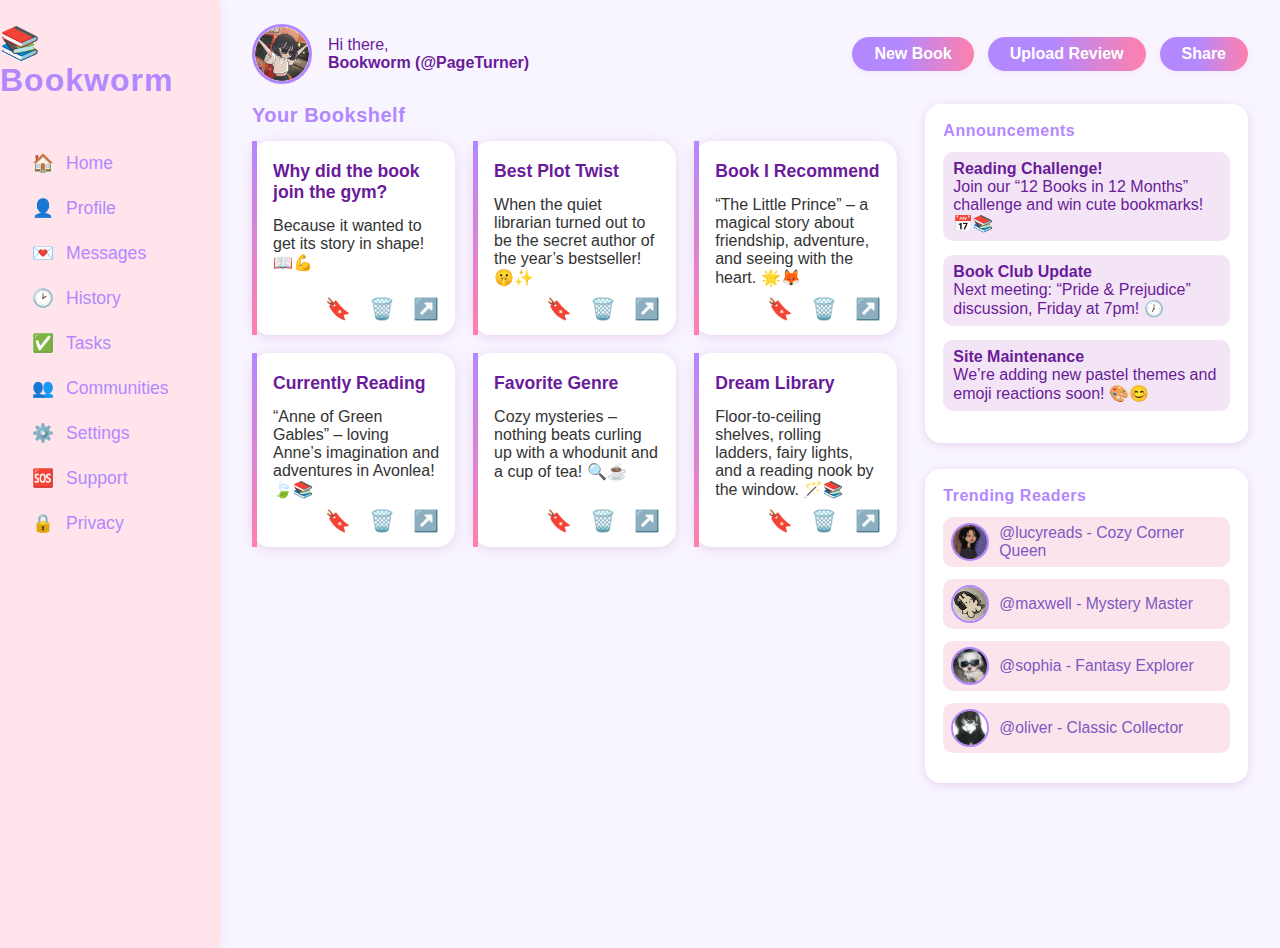
<file: index.html>
<!DOCTYPE html>
<html lang="en">
<head>
  <meta charset="UTF-8">
  <title>Bookworm Dashboard</title>
  <meta name="viewport" content="width=device-width, initial-scale=1.0">
  <link rel="stylesheet" href="style.css">
</head>
<body>
  <div class="container">
    <aside class="sidebar">
      <div class="logo">📚 Bookworm</div>
      <nav>
          <a href="home.html" target="_blank"><span>🏠</span> Home</a>
          <a href="profile.html" target="_blank"><span>👤</span> Profile</a>
          <a href="messages.html" target="_blank"><span>💌</span> Messages</a>
          <a href="history.html" target="_blank"><span>🕑</span> History</a>
          <a href="tasks.html" target="_blank"><span>✅</span> Tasks</a>
          <a href="communities.html" target="_blank"><span>👥</span> Communities</a>
          <a href="settings.html" target="_blank"><span>⚙️</span> Settings</a>
          <a href="support.html" target="_blank"><span>🆘</span> Support</a>
          <a href="privacy.html" target="_blank"><span>🔒</span> Privacy</a>
      </nav>
    </aside>
    <main class="main-content">
      <div class="header">
        <div class="profile">
          <img src="images/mainpfp.jpeg" alt="Bookworm Avatar">
          <div class="profile-info">
            <span>Hi there,</span>
            <b>Bookworm (@PageTurner)</b>
          </div>
        </div>
        <div class="actions">
          <button>New Book</button>
          <button>Upload Review</button>
          <button>Share</button>
        </div>
      </div>
      <div class="dashboard-grid">
        <section class="projects-section">
          <div class="projects-title">Your Bookshelf</div>
          <div class="projects-grid">
            <div class="project-card">
              <h3>Why did the book join the gym?</h3>
              <div>Because it wanted to get its story in shape! 📖💪</div>
              <div class="card-actions">
                <span title="Bookmark">🔖</span>
                <span title="Delete">🗑️</span>
                <span title="Share">↗️</span>
              </div>
            </div>
            <div class="project-card">
              <h3>Best Plot Twist</h3>
              <div>When the quiet librarian turned out to be the secret author of the year’s bestseller! 🤫✨</div>
              <div class="card-actions">
                <span>🔖</span>
                <span>🗑️</span>
                <span>↗️</span>
              </div>
            </div>
            <div class="project-card">
              <h3>Book I Recommend</h3>
              <div>“The Little Prince” – a magical story about friendship, adventure, and seeing with the heart. 🌟🦊</div>
              <div class="card-actions">
                <span>🔖</span>
                <span>🗑️</span>
                <span>↗️</span>
              </div>
            </div>
            <div class="project-card">
              <h3>Currently Reading</h3>
              <div>“Anne of Green Gables” – loving Anne’s imagination and adventures in Avonlea! 🍃📚</div>
              <div class="card-actions">
                <span>🔖</span>
                <span>🗑️</span>
                <span>↗️</span>
              </div>
            </div>
            <div class="project-card">
              <h3>Favorite Genre</h3>
              <div>Cozy mysteries – nothing beats curling up with a whodunit and a cup of tea! 🔍☕</div>
              <div class="card-actions">
                <span>🔖</span>
                <span>🗑️</span>
                <span>↗️</span>
              </div>
            </div>
            <div class="project-card">
              <h3>Dream Library</h3>
              <div>Floor-to-ceiling shelves, rolling ladders, fairy lights, and a reading nook by the window. 🪄📚</div>
              <div class="card-actions">
                <span>🔖</span>
                <span>🗑️</span>
                <span>↗️</span>
              </div>
            </div>
          </div>
        </section>
        <section class="side-section">
          <div class="announcements">
            <div class="announcements-title">Announcements</div>
            <div class="announcement"><b>Reading Challenge!</b><br>Join our “12 Books in 12 Months” challenge and win cute bookmarks! 📅📚</div>
            <div class="announcement"><b>Book Club Update</b><br>Next meeting: “Pride & Prejudice” discussion, Friday at 7pm! 🕖</div>
            <div class="announcement"><b>Site Maintenance</b><br>We’re adding new pastel themes and emoji reactions soon! 🎨😊</div>
          </div>
          <div class="trending">
            <div class="trending-title">Trending Readers</div>
            <div class="trending-user"><img src="images/trendinguser1.jpeg" alt="">@lucyreads - Cozy Corner Queen</div>
            <div class="trending-user"><img src="images/trendinguser2.jpeg" alt="">@maxwell - Mystery Master</div>
            <div class="trending-user"><img src="images/trendinguser3.jpeg" alt="">@sophia - Fantasy Explorer</div>
            <div class="trending-user"><img src="images/trendinguser4.jpeg" alt="">@oliver - Classic Collector</div>
          </div>
        </section>
      </div>
    </main>
  </div>
</body>
</html>
</file>
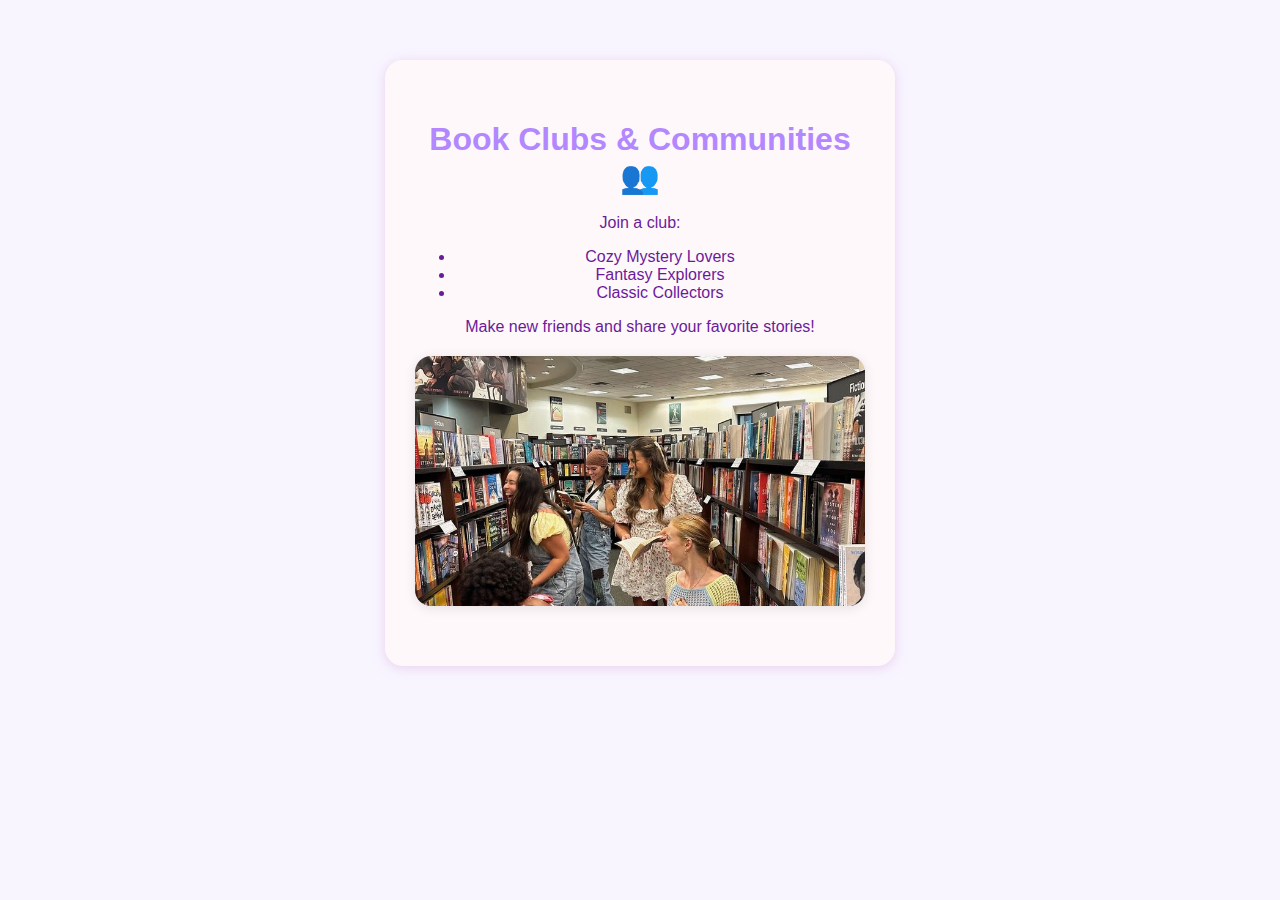
<file: communities.html>
<!DOCTYPE html>
<html lang="en">
<head>
  <meta charset="UTF-8">
  <title>Communities - Bookworm Dashboard</title>
  <link rel="stylesheet" href="style.css">
</head>
<body>
  <div class="centered-content">
    <h1>Book Clubs & Communities 👥</h1>
    <p>Join a club:</p>
    <ul>
      <li>Cozy Mystery Lovers</li>
      <li>Fantasy Explorers</li>
      <li>Classic Collectors</li>
    </ul>
    <p>Make new friends and share your favorite stories!</p>
    <div class="full-span-image-container">
      <img src="images/community.jpeg" alt="Cute Book Club">
    </div>
  </div>
</body>
</html>
</file>
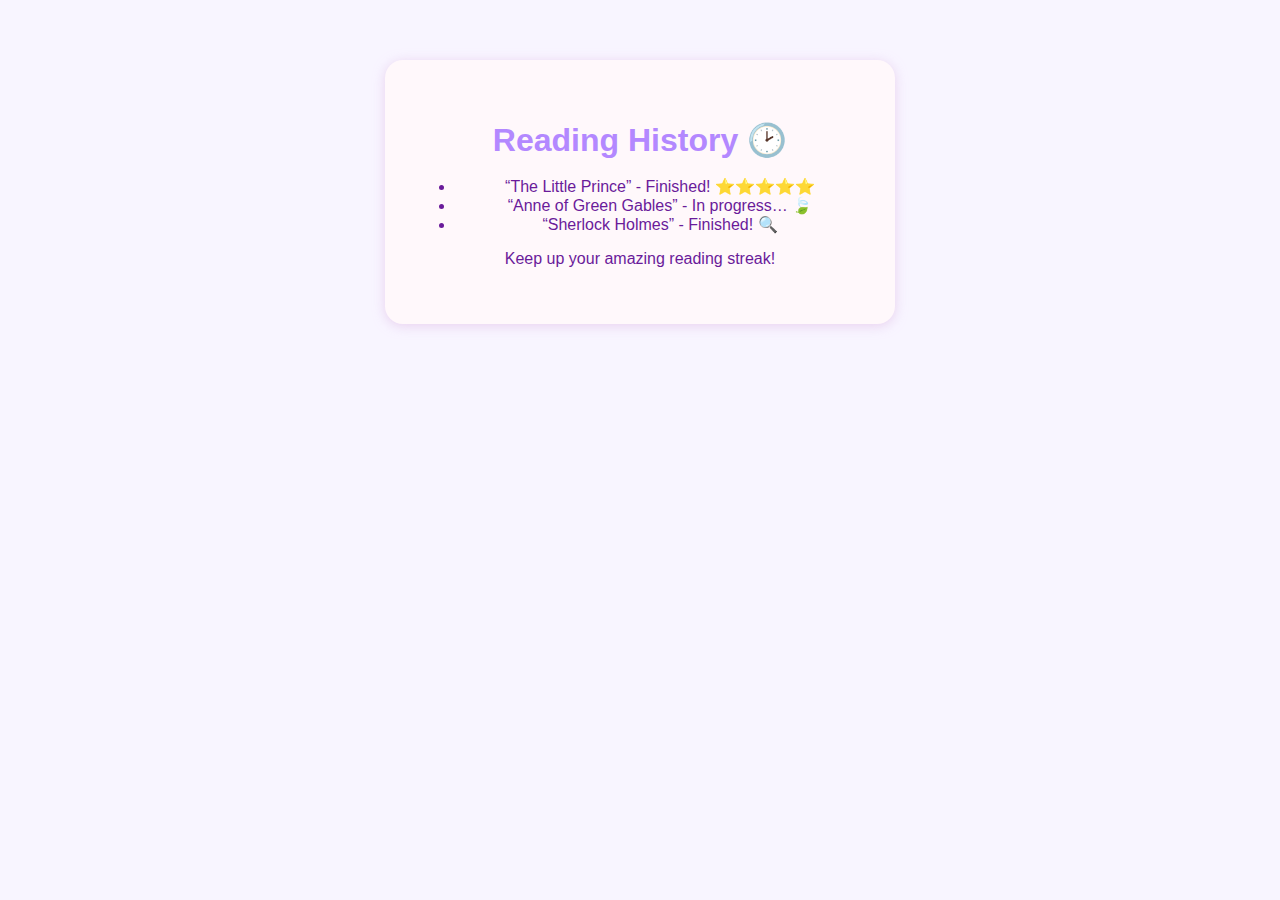
<file: history.html>
<!DOCTYPE html>
<html lang="en">
<head>
  <meta charset="UTF-8">
  <title>History - Bookworm Dashboard</title>
  <link rel="stylesheet" href="style.css">
</head>
<body>
  <div class="centered-content">
    <h1>Reading History 🕑</h1>
    <ul>
      <li>“The Little Prince” - Finished! ⭐⭐⭐⭐⭐</li>
      <li>“Anne of Green Gables” - In progress… 🍃</li>
      <li>“Sherlock Holmes” - Finished! 🔍</li>
    </ul>
    <p>Keep up your amazing reading streak!</p>
  </div>
</body>
</html>
</file>
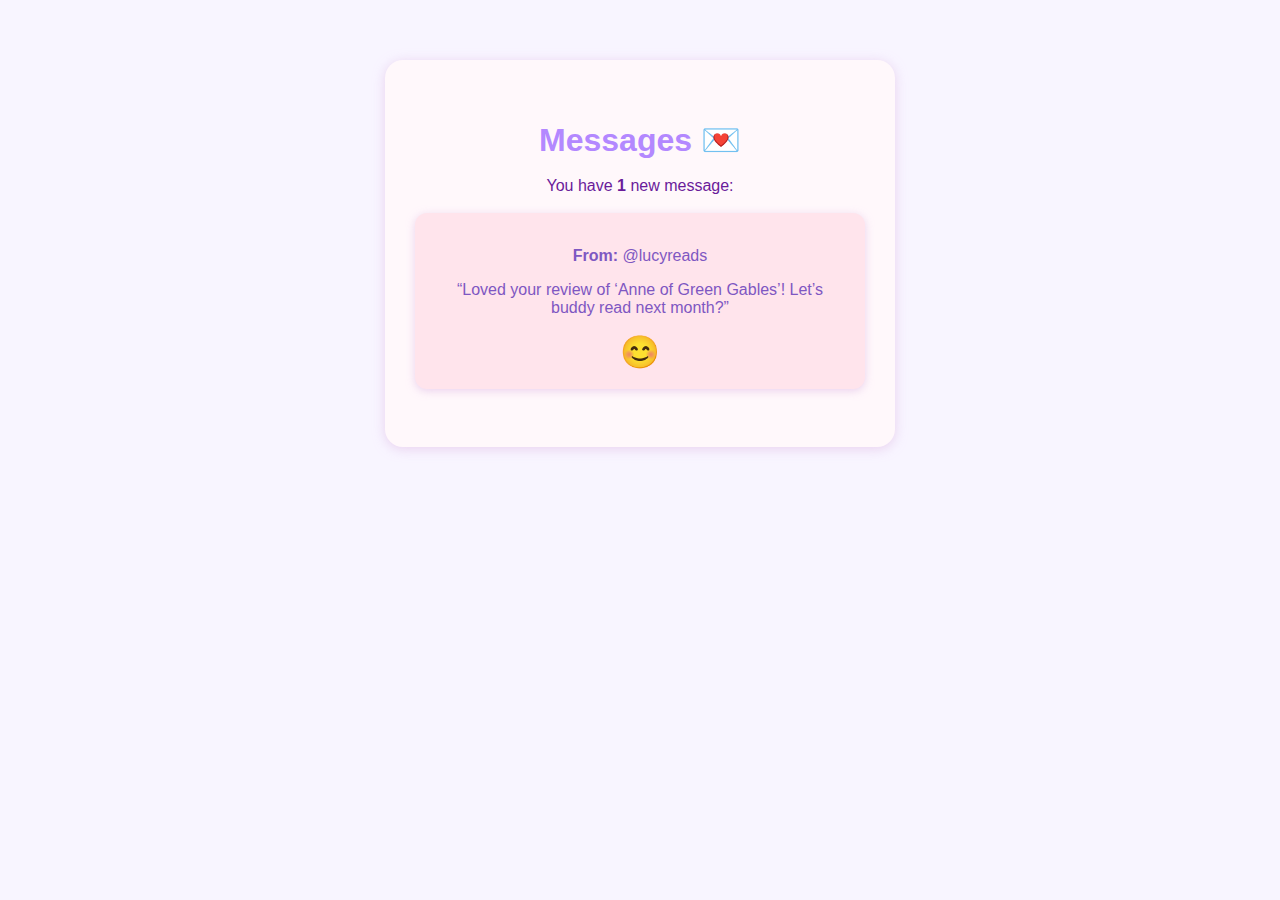
<file: messages.html>
<!DOCTYPE html>
<html lang="en">
<head>
  <meta charset="UTF-8">
  <title>Messages - Bookworm Dashboard</title>
  <link rel="stylesheet" href="style.css">
</head>
<body>
  <div class="centered-content">
    <h1>Messages 💌</h1>
    <p>You have <b>1</b> new message:</p>
    <div class="message-card">
      <p><b>From:</b> @lucyreads</p>
      <p>“Loved your review of ‘Anne of Green Gables’! Let’s buddy read next month?”</p>
      <span style="font-size:2rem;">😊</span>
    </div>
  </div>
</body>
</html>
</file>
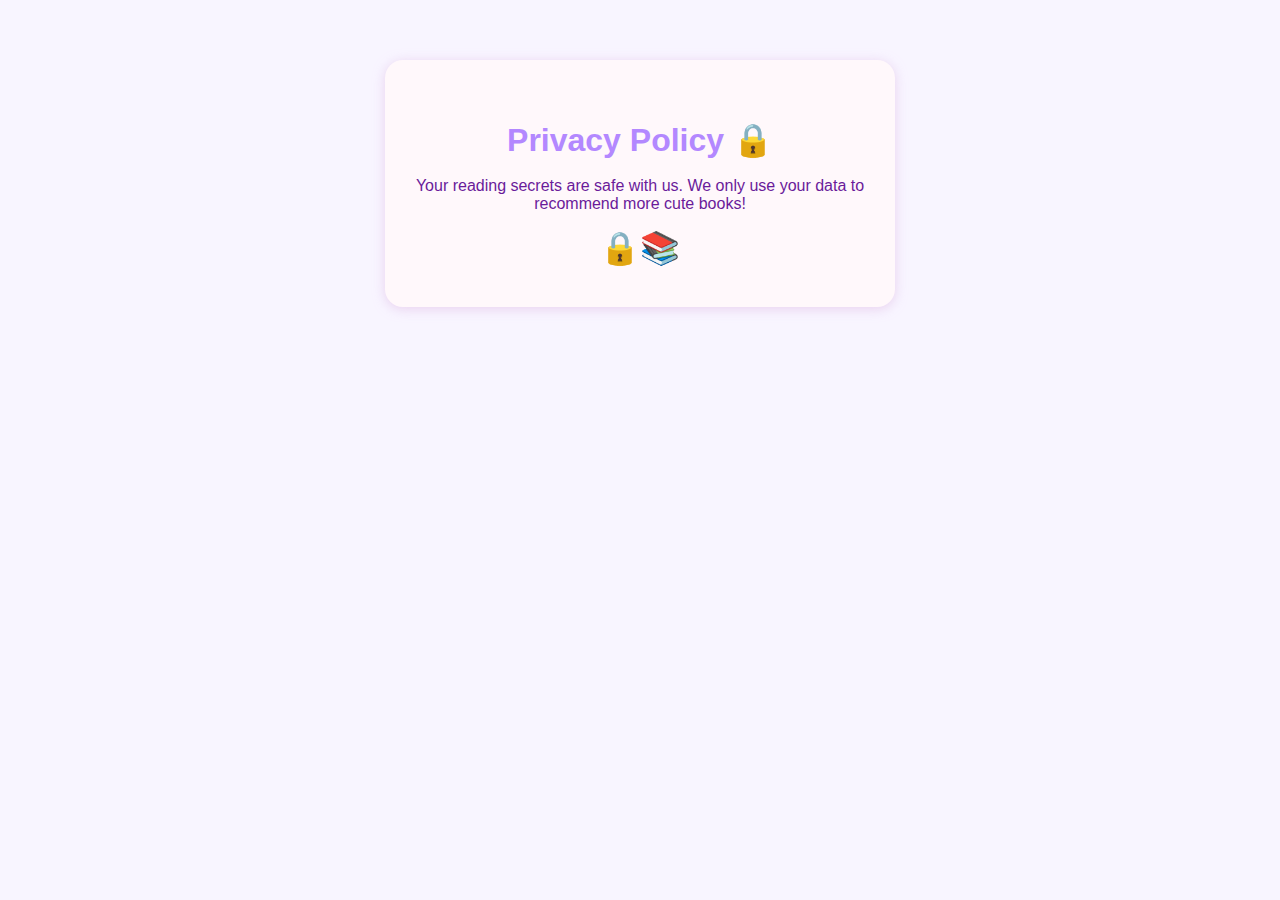
<file: privacy.html>
<!DOCTYPE html>
<html lang="en">
<head>
  <meta charset="UTF-8">
  <title>Privacy - Bookworm Dashboard</title>
  <link rel="stylesheet" href="style.css">
</head>
<body>
  <div class="centered-content">
    <h1>Privacy Policy 🔒</h1>
    <p>Your reading secrets are safe with us. We only use your data to recommend more cute books!</p>
    <span style="font-size:2rem;">🔒📚</span>
  </div>
</body>
</html>
</file>
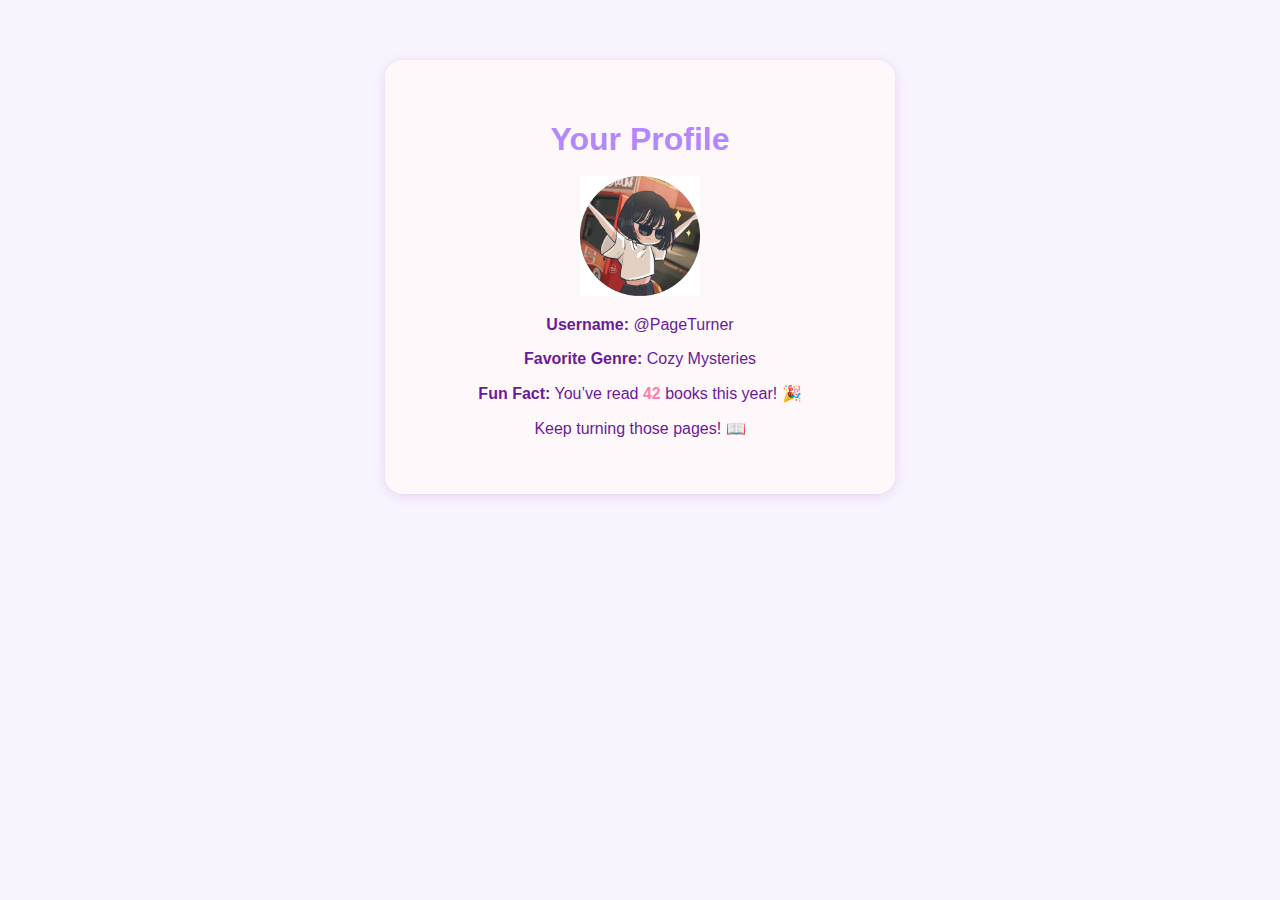
<file: profile.html>
<!DOCTYPE html>
<html lang="en">
<head>
  <meta charset="UTF-8">
  <title>Your Profile - Bookworm Dashboard</title>
  <link rel="stylesheet" href="style.css">
</head>
<body>
  <div class="centered-content">
    <h1>Your Profile</h1>
      <img src="images/mainpfp.jpeg" alt="Cute Bookworm Banner" style="width:120px;">
    <p><b>Username:</b> @PageTurner</p>
    <p><b>Favorite Genre:</b> Cozy Mysteries</p>
    <p><b>Fun Fact:</b> You’ve read <span style="color:#ff80ab;font-weight:bold;">42</span> books this year! 🎉</p>
    <p>Keep turning those pages! 📖</p>
  </div>
</body>
</html>
</file>
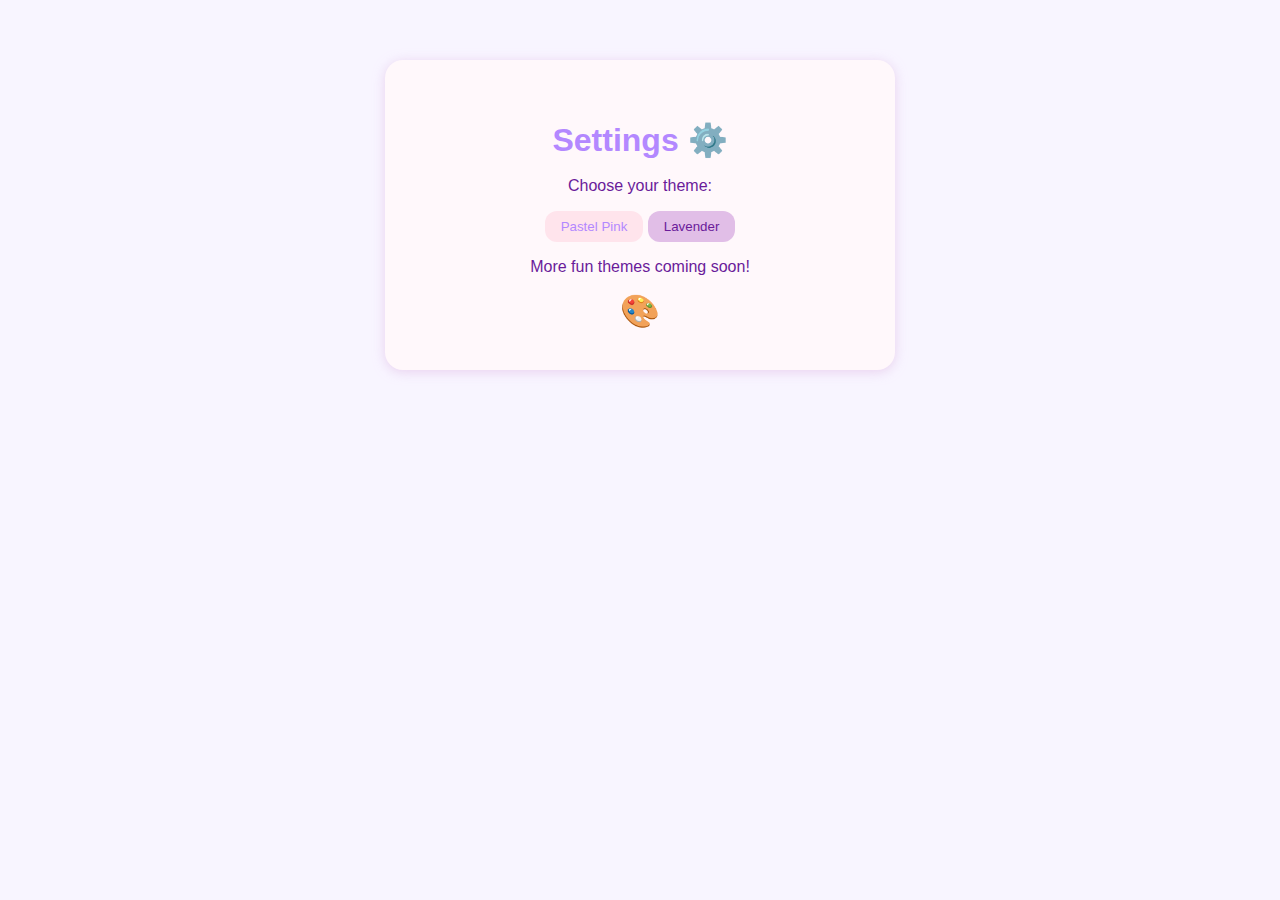
<file: settings.html>
<!DOCTYPE html>
<html lang="en">
<head>
  <meta charset="UTF-8">
  <title>Settings - Bookworm Dashboard</title>
  <link rel="stylesheet" href="style.css">
</head>
<body>
  <div class="centered-content">
    <h1>Settings ⚙️</h1>
    <p>Choose your theme:</p>
    <button style="background:#ffe4ec;color:#b388ff;border:none;padding:8px 16px;border-radius:12px;">Pastel Pink</button>
    <button style="background:#e1bee7;color:#6a1b9a;border:none;padding:8px 16px;border-radius:12px;">Lavender</button>
    <p>More fun themes coming soon!</p>
    <span style="font-size:2rem;">🎨</span>
  </div>
</body>
</html>
</file>
<file: style.css>
body {
  margin: 0;
  font-family: 'Quicksand', 'Segoe UI', Arial, sans-serif;
  background: #f8f5ff;
  color: #333;
}
.container {
  display: flex;
  min-height: 100vh;
}
.sidebar {
  background: #ffe4ec;
  width: 220px;
  padding: 24px 0;
  display: flex;
  flex-direction: column;
  align-items: center;
  gap: 18px;
  min-height: 100vh;
  box-shadow: 2px 0 8px #e0c3fc44;
}
.sidebar .logo {
  font-size: 2rem;
  margin-bottom: 24px;
  font-weight: bold;
  color: #b388ff;
  letter-spacing: 1px;
}
.sidebar nav {
  width: 100%;
}
.sidebar nav a {
  display: flex;
  align-items: center;
  gap: 12px;
  padding: 12px 32px;
  color: #b388ff;
  text-decoration: none;
  font-size: 1.1rem;
  border-radius: 16px 0 0 16px;
  transition: background 0.2s, color 0.2s;
}
.sidebar nav a:hover {
  background: #f3e5f5;
  color: #ff80ab;
}
.main-content {
  flex: 1;
  padding: 0 32px;
  display: flex;
  flex-direction: column;
}
.header {
  display: flex;
  align-items: center;
  justify-content: space-between;
  padding: 24px 0 12px 0;
}
.profile {
  display: flex;
  align-items: center;
  gap: 16px;
}
.profile img {
  width: 54px;
  height: 54px;
  border-radius: 50%;
  object-fit: cover;
  border: 3px solid #b388ff;
  background: #fff;
}
.profile-info {
  display: flex;
  flex-direction: column;
  font-size: 1rem;
  color: #6a1b9a;
}
.actions {
  display: flex;
  gap: 14px;
}
.actions button {
  background: linear-gradient(90deg, #b388ff 40%, #ff80ab 100%);
  border: none;
  border-radius: 20px;
  padding: 8px 22px;
  font-size: 1rem;
  color: #fff;
  font-weight: bold;
  cursor: pointer;
  box-shadow: 0 2px 6px #e0c3fc44;
  transition: background 0.2s, transform 0.1s;
}
.actions button:hover {
  background: linear-gradient(90deg, #ff80ab 40%, #b388ff 100%);
  transform: scale(1.05);
}
.dashboard-grid {
  display: grid;
  grid-template-columns: 2fr 1fr;
  gap: 28px;
  flex: 1;
}
.projects-section {
  margin-top: 8px;
}
.projects-title {
  font-size: 1.25rem;
  font-weight: bold;
  margin-bottom: 14px;
  color: #b388ff;
  letter-spacing: 0.5px;
}
.projects-grid {
  display: grid;
  grid-template-columns: repeat(3, 1fr);
  gap: 18px;
}
.project-card {
  background: #fff;
  border-radius: 18px;
  box-shadow: 0 2px 12px #e1bee7aa;
  padding: 20px 16px 14px 16px;
  display: flex;
  flex-direction: column;
  gap: 10px;
  border-left: 5px solid;
  border-image: linear-gradient(180deg, #b388ff, #ff80ab) 1;
  transition: box-shadow 0.2s;
  position: relative;
}
.project-card h3 {
  margin: 0 0 4px 0;
  font-size: 1.1rem;
  color: #6a1b9a;
}
.project-card:hover {
  box-shadow: 0 6px 20px #ff80ab33;
}
.card-actions {
  margin-top: auto;
  display: flex;
  gap: 18px;
  font-size: 1.3rem;
  color: #b388ff;
  cursor: pointer;
  justify-content: flex-end;
}
.card-actions span:hover {
  color: #ff80ab;
  transform: scale(1.2);
}
.side-section {
  display: flex;
  flex-direction: column;
  gap: 26px;
  margin-top: 8px;
}
.announcements, .trending {
  background: #fff;
  border-radius: 16px;
  box-shadow: 0 2px 8px #e1bee7aa;
  padding: 18px;
}
.announcements-title, .trending-title {
  font-weight: bold;
  margin-bottom: 12px;
  color: #b388ff;
  letter-spacing: 0.5px;
}
.announcement {
  margin-bottom: 14px;
  font-size: 1rem;
  color: #6a1b9a;
  background: #f3e5f5;
  border-radius: 10px;
  padding: 8px 10px;
}
.trending-user {
  display: flex;
  align-items: center;
  gap: 10px;
  margin-bottom: 12px;
  font-size: 0.98rem;
  color: #7e57c2;
  background: #fce4ec;
  border-radius: 10px;
  padding: 6px 8px;
}
.trending-user img {
  width: 34px;
  height: 34px;
  border-radius: 50%;
  object-fit: cover;
  border: 2px solid #b388ff;
  background: #fff;
}
@media (max-width: 1200px) {
  .projects-grid { grid-template-columns: 1fr 1fr; }
  .dashboard-grid { grid-template-columns: 1fr; }
}
@media (max-width: 800px) {
  .container { flex-direction: column; }
  .sidebar { flex-direction: row; width: 100%; min-height: unset; }
  .main-content { padding: 0 10px; }
  .projects-grid { grid-template-columns: 1fr; }
}
.centered-content {
  max-width: 450px;
  margin: 60px auto;
  background: #fff8fb;
  border-radius: 18px;
  box-shadow: 0 2px 12px #e1bee7aa;
  padding: 40px 30px;
  text-align: center;
  color: #6a1b9a;
}
.centered-content h1 {
  color: #b388ff;
  margin-bottom: 18px;
}
.message-card {
  background: #ffe4ec;
  border-radius: 12px;
  padding: 18px;
  margin: 18px 0;
  color: #7e57c2;
  box-shadow: 0 2px 8px #e1bee7aa;
}
.full-span-image-container {
  width: 100%;
  height: 250px; /* Adjust height as needed */
  border-radius: 16px;
  overflow: hidden;
  box-shadow: 0 2px 12px rgba(0,0,0,0.1);
  margin: 20px 0;
}

.full-span-image-container img {
  width: 100%;
  height: 100%;
  object-fit: cover;
  display: block;
}
</file>
